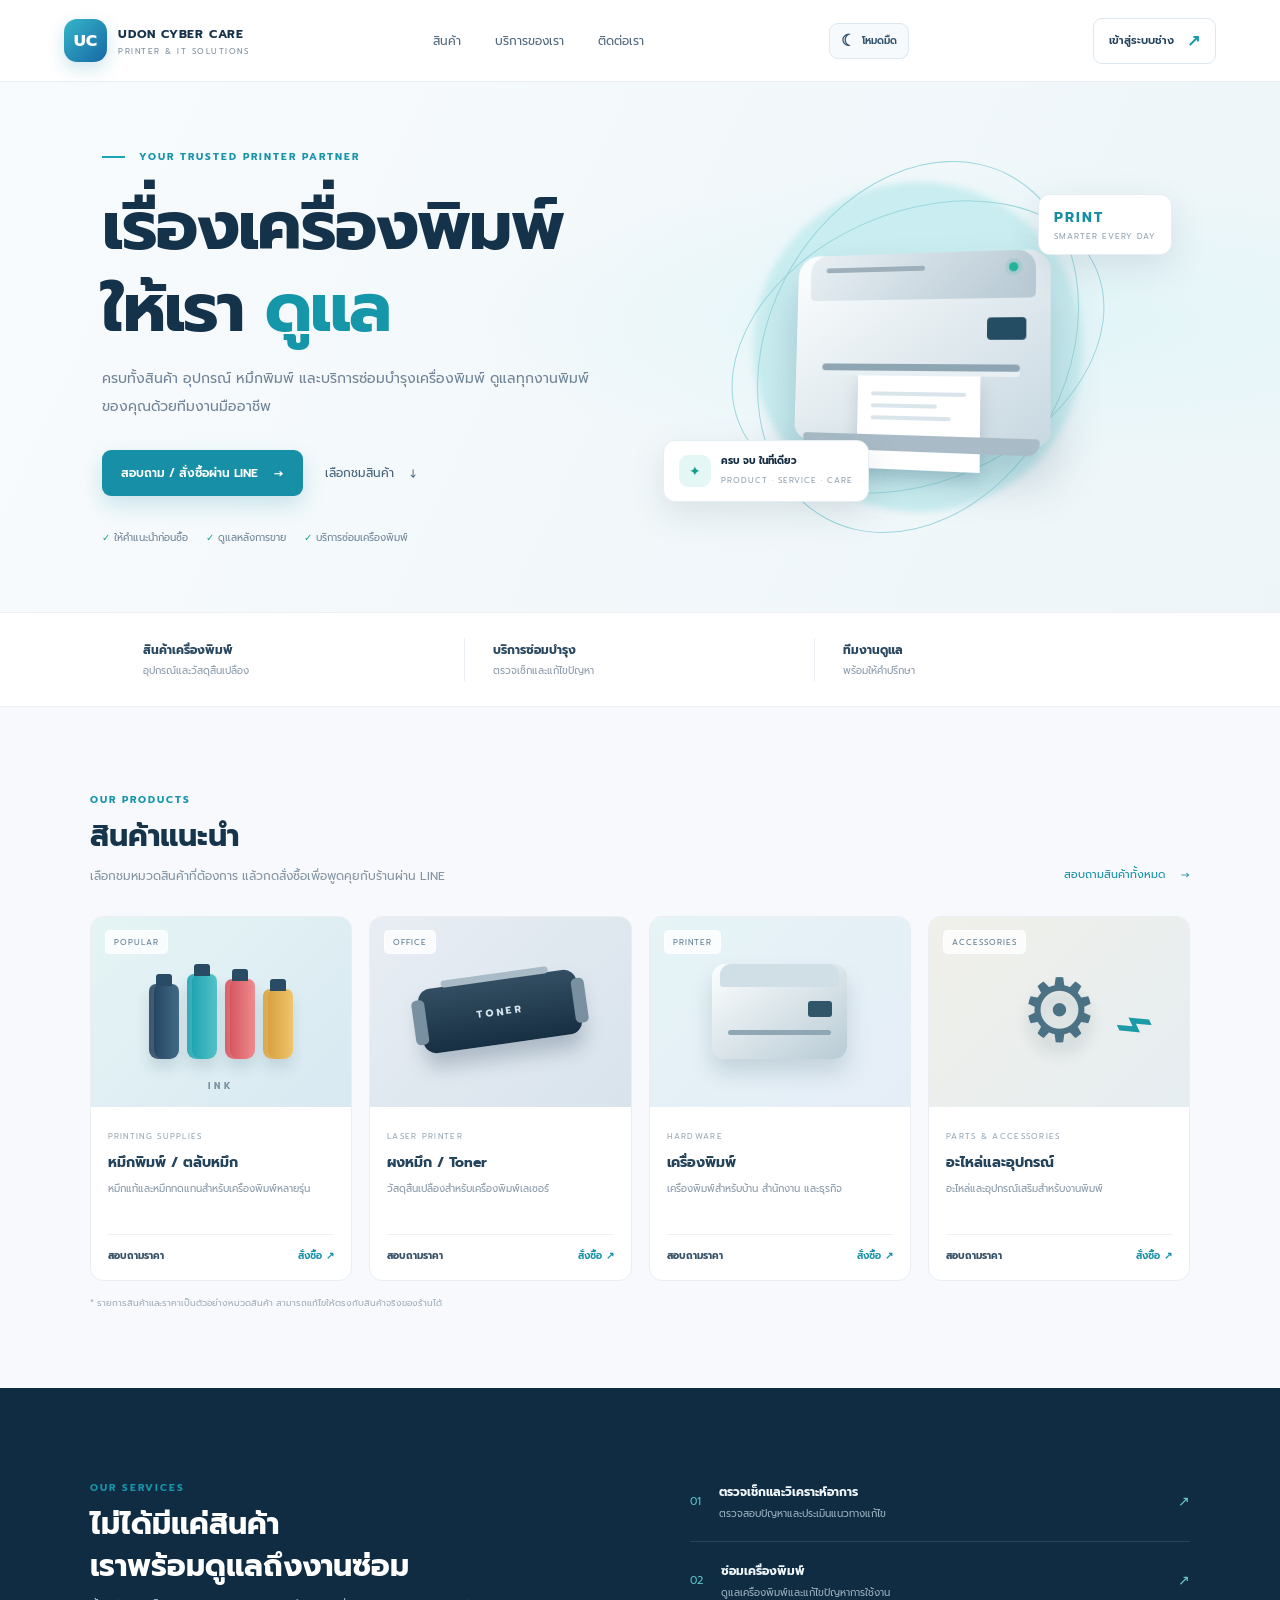
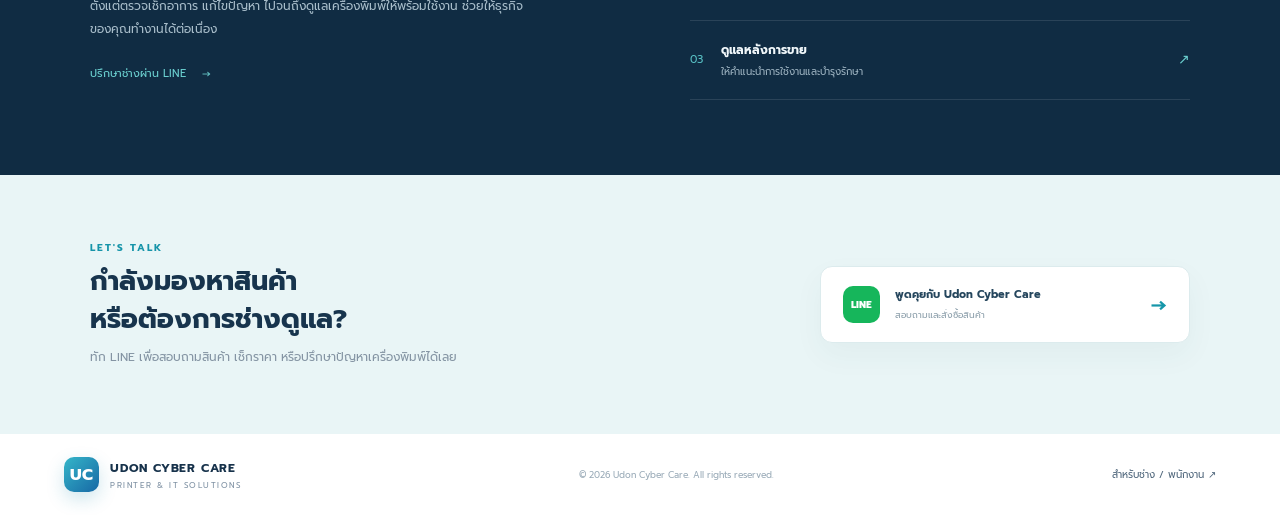
<file: index.html>
<!doctype html>
<html lang="th">
<head>
  <meta charset="utf-8"><meta name="viewport" content="width=device-width,initial-scale=1">
  <meta name="theme-color" content="#10263e">
  <meta name="description" content="Udon Cyber Care จำหน่ายอุปกรณ์เครื่องพิมพ์ หมึกพิมพ์ และอะไหล่ พร้อมบริการดูแลและซ่อมเครื่องพิมพ์">
  <title>Udon Cyber Care | Printer & IT Solutions</title>
  <link rel="preconnect" href="https://fonts.googleapis.com">
  <link href="https://fonts.googleapis.com/css2?family=Prompt:wght@300;400;500;600;700;800&display=swap" rel="stylesheet">
  <link rel="stylesheet" href="style.css">
  <script src="config.js"></script>
</head>
<body class="landing-body">
  <header class="site-header">
    <a class="site-brand" href="#home" aria-label="Udon Cyber Care หน้าแรก"><span class="site-logo">UC</span><span><b>UDON CYBER CARE</b><small>PRINTER & IT SOLUTIONS</small></span></a>
    <nav class="site-nav"><a href="#products">สินค้า</a><a href="#services">บริการของเรา</a><a href="#contact">ติดต่อเรา</a></nav>
    <button class="theme-toggle" id="themeToggle" type="button" aria-label="เปลี่ยนธีม" title="เปลี่ยนธีม"><span class="theme-icon" aria-hidden="true">☾</span><span class="theme-label">โหมดมืด</span></button>
    <a class="staff-login" href="staff.html"><span>เข้าสู่ระบบช่าง</span><b aria-hidden="true">↗</b></a>
    <button class="mobile-menu" id="mobileMenu" aria-label="เปิดเมนู">☰</button>
  </header>

  <main id="home">
    <section class="hero-section">
      <div class="hero-copy">
        <div class="hero-kicker"><span></span> YOUR TRUSTED PRINTER PARTNER</div>
        <h1>เรื่องเครื่องพิมพ์<br>ให้เรา <em>ดูแล</em></h1>
        <p>ครบทั้งสินค้า อุปกรณ์ หมึกพิมพ์ และบริการซ่อมบำรุงเครื่องพิมพ์ ดูแลทุกงานพิมพ์ของคุณด้วยทีมงานมืออาชีพ</p>
        <div class="hero-actions"><a class="hero-primary line-link" href="#contact">สอบถาม / สั่งซื้อผ่าน LINE <span>→</span></a><a class="hero-secondary" href="#products">เลือกชมสินค้า <span>↓</span></a></div>
        <div class="hero-points"><span>✓ ให้คำแนะนำก่อนซื้อ</span><span>✓ ดูแลหลังการขาย</span><span>✓ บริการซ่อมเครื่องพิมพ์</span></div>
      </div>
      <div class="hero-art" aria-label="ภาพประกอบเครื่องพิมพ์">
        <div class="art-glow"></div><div class="art-ring ring-one"></div><div class="art-ring ring-two"></div>
        <div class="printer-visual"><div class="printer-top"><span></span><i></i></div><div class="printer-screen"></div><div class="printer-slot"></div><div class="printer-paper"><div></div><div></div><div></div></div><div class="printer-base"></div></div>
        <div class="floating-chip chip-top"><b>PRINT</b><small>SMARTER EVERY DAY</small></div><div class="floating-chip chip-bottom"><span>✦</span><div><b>ครบ จบ ในที่เดียว</b><small>PRODUCT · SERVICE · CARE</small></div></div>
      </div>
    </section>

    <section class="trust-strip"><div><b>สินค้าเครื่องพิมพ์</b><small>อุปกรณ์และวัสดุสิ้นเปลือง</small></div><div><b>บริการซ่อมบำรุง</b><small>ตรวจเช็กและแก้ไขปัญหา</small></div><div><b>ทีมงานดูแล</b><small>พร้อมให้คำปรึกษา</small></div></section>

    <section class="products-section" id="products">
      <div class="section-heading"><div><div class="section-kicker">OUR PRODUCTS</div><h2>สินค้าแนะนำ</h2><p>เลือกชมหมวดสินค้าที่ต้องการ แล้วกดสั่งซื้อเพื่อพูดคุยกับร้านผ่าน LINE</p></div><a class="view-all line-link" href="#contact">สอบถามสินค้าทั้งหมด <span>→</span></a></div>
      <div class="product-grid">
        <article class="product-card"><div class="product-visual ink-visual"><span class="product-tag">POPULAR</span><div class="ink-bottles"><i></i><i></i><i></i><i></i></div><b>INK</b></div><div class="product-info"><small>PRINTING SUPPLIES</small><h3>หมึกพิมพ์ / ตลับหมึก</h3><p>หมึกแท้และหมึกทดแทนสำหรับเครื่องพิมพ์หลายรุ่น</p><div class="product-bottom"><b>สอบถามราคา</b><a class="order-link line-link" data-product="หมึกพิมพ์ / ตลับหมึก" href="#contact">สั่งซื้อ ↗</a></div></div></article>
        <article class="product-card"><div class="product-visual toner-visual"><span class="product-tag">OFFICE</span><div class="toner-shape"><i></i><b>TONER</b></div></div><div class="product-info"><small>LASER PRINTER</small><h3>ผงหมึก / Toner</h3><p>วัสดุสิ้นเปลืองสำหรับเครื่องพิมพ์เลเซอร์</p><div class="product-bottom"><b>สอบถามราคา</b><a class="order-link line-link" data-product="ผงหมึก / Toner" href="#contact">สั่งซื้อ ↗</a></div></div></article>
        <article class="product-card"><div class="product-visual printer-product-visual"><span class="product-tag">PRINTER</span><div class="mini-printer"><div></div><span></span></div></div><div class="product-info"><small>HARDWARE</small><h3>เครื่องพิมพ์</h3><p>เครื่องพิมพ์สำหรับบ้าน สำนักงาน และธุรกิจ</p><div class="product-bottom"><b>สอบถามราคา</b><a class="order-link line-link" data-product="เครื่องพิมพ์" href="#contact">สั่งซื้อ ↗</a></div></div></article>
        <article class="product-card"><div class="product-visual parts-visual"><span class="product-tag">ACCESSORIES</span><div class="gear-art">⚙</div><div class="cable-art">⌁</div></div><div class="product-info"><small>PARTS & ACCESSORIES</small><h3>อะไหล่และอุปกรณ์</h3><p>อะไหล่และอุปกรณ์เสริมสำหรับงานพิมพ์</p><div class="product-bottom"><b>สอบถามราคา</b><a class="order-link line-link" data-product="อะไหล่และอุปกรณ์" href="#contact">สั่งซื้อ ↗</a></div></div></article>
      </div>
      <p class="product-note">* รายการสินค้าและราคาเป็นตัวอย่างหมวดสินค้า สามารถแก้ไขให้ตรงกับสินค้าจริงของร้านได้</p>
    </section>

    <section class="service-section" id="services"><div class="service-copy"><div class="section-kicker">OUR SERVICES</div><h2>ไม่ได้มีแค่สินค้า<br>เราพร้อมดูแลถึงงานซ่อม</h2><p>ตั้งแต่ตรวจเช็กอาการ แก้ไขปัญหา ไปจนถึงดูแลเครื่องพิมพ์ให้พร้อมใช้งาน ช่วยให้ธุรกิจของคุณทำงานได้ต่อเนื่อง</p><a class="service-cta line-link" href="#contact">ปรึกษาช่างผ่าน LINE <span>→</span></a></div><div class="service-list"><div><span>01</span><section><b>ตรวจเช็กและวิเคราะห์อาการ</b><small>ตรวจสอบปัญหาและประเมินแนวทางแก้ไข</small></section><i>↗</i></div><div><span>02</span><section><b>ซ่อมเครื่องพิมพ์</b><small>ดูแลเครื่องพิมพ์และแก้ไขปัญหาการใช้งาน</small></section><i>↗</i></div><div><span>03</span><section><b>ดูแลหลังการขาย</b><small>ให้คำแนะนำการใช้งานและบำรุงรักษา</small></section><i>↗</i></div></div></section>

    <section class="contact-section" id="contact"><div><div class="section-kicker">LET'S TALK</div><h2>กำลังมองหาสินค้า<br>หรือต้องการช่างดูแล?</h2><p>ทัก LINE เพื่อสอบถามสินค้า เช็กราคา หรือปรึกษาปัญหาเครื่องพิมพ์ได้เลย</p></div><a class="contact-line line-link" href="#contact"><span class="line-symbol">LINE</span><span><b>พูดคุยกับ Udon Cyber Care</b><small>สอบถามและสั่งซื้อสินค้า</small></span><strong>→</strong></a></section>
  </main>

  <footer class="site-footer"><a class="site-brand footer-brand" href="#home"><span class="site-logo">UC</span><span><b>UDON CYBER CARE</b><small>PRINTER & IT SOLUTIONS</small></span></a><small>© <span id="year"></span> Udon Cyber Care. All rights reserved.</small><a href="staff.html">สำหรับช่าง / พนักงาน ↗</a></footer>
  <script>
    (() => {
      const lineUrl = window.UCC_CONFIG?.LINE_URL || '';
      const themeButton = document.getElementById('themeToggle');
      const themeIcon = themeButton.querySelector('.theme-icon');
      const themeLabel = themeButton.querySelector('.theme-label');
      const applyTheme = theme => {
        document.body.dataset.theme = theme;
        const dark = theme === 'dark';
        themeIcon.textContent = dark ? '☀' : '☾';
        themeLabel.textContent = dark ? 'โหมดสว่าง' : 'โหมดมืด';
        themeButton.setAttribute('aria-label', dark ? 'เปลี่ยนเป็นโหมดสว่าง' : 'เปลี่ยนเป็นโหมดมืด');
        document.querySelector('meta[name=theme-color]')?.setAttribute('content', dark ? '#101c2b' : '#f7f9fc');
      };
      let savedTheme = 'light';
      try { savedTheme = localStorage.getItem('ucc-theme') || 'light'; } catch (_) {}
      applyTheme(savedTheme);
      themeButton.addEventListener('click', () => {
        const next = document.body.dataset.theme === 'dark' ? 'light' : 'dark';
        applyTheme(next);
        try { localStorage.setItem('ucc-theme', next); } catch (_) {}
      });
      const fallback = 'https://line.me/';
      document.querySelectorAll('.line-link').forEach(link => {
        const product = link.dataset.product;
        const base = lineUrl.trim() || fallback;
        link.href = product && lineUrl.trim() ? `${base}${base.includes('?') ? '&' : '?'}text=${encodeURIComponent('สนใจสั่งซื้อ: ' + product)}` : base;
        link.target = '_blank'; link.rel = 'noopener noreferrer';
      });
      document.getElementById('year').textContent = new Date().getFullYear();
      const menu = document.getElementById('mobileMenu');
      menu.addEventListener('click', () => document.querySelector('.site-nav').classList.toggle('nav-open'));
      document.querySelectorAll('.site-nav a').forEach(a => a.addEventListener('click', () => document.querySelector('.site-nav').classList.remove('nav-open')));
    })();
  </script>
</body>
</html>
</file>
<file: style.css>
*{box-sizing:border-box}body{margin:0;background:#f4f7fb;color:#1a2b3d;font:14px Prompt,sans-serif}button,input,select,textarea{font:inherit}.hidden{display:none!important}.login-shell{min-height:100vh;display:grid;place-items:center;padding:20px;background:radial-gradient(circle at 20% 15%,#285e8a,#10263e 55%,#0b1b2d)}.login-card{width:min(410px,100%);background:white;border-radius:18px;padding:35px;box-shadow:0 25px 90px #07182c66}.logo,.brand-icon{background:linear-gradient(135deg,#43a6eb,#1b5fa6);color:#fff;font-weight:700;display:grid;place-items:center}.logo{width:54px;height:54px;border-radius:15px;font-size:20px;margin-bottom:22px}.eyebrow{color:#3487c7;font-size:10px;letter-spacing:1.8px;font-weight:600}.login-card h1{font-size:23px;margin:5px 0}.muted,.login-card small{color:#8a98a7;font-size:11px}.login-card form{margin:24px 0 14px;display:grid;gap:13px}.login-card label,.form-grid label{display:grid;gap:6px;font-size:11px;color:#60758a}.login-card input,.form-grid input,.form-grid select,.form-grid textarea,.toolbar input,.toolbar select{padding:11px;border:1px solid #dce5ed;border-radius:8px;background:white;outline:none;color:#263f56}.btn{border:0;border-radius:8px;padding:10px 15px;cursor:pointer;font-size:12px;font-weight:500}.primary{background:#247bc5;color:white}.secondary{background:#edf3f8;color:#45617a;border:1px solid #dce5ed}.full{width:100%;padding:12px}.error{color:#c64d4d;font-size:11px;min-height:18px}.app{min-height:100vh}.sidebar{position:fixed;inset:0 auto 0 0;width:245px;background:#10263e;color:#dce7f2;padding:23px 15px;display:flex;flex-direction:column;z-index:5}.brand{display:flex;align-items:center;gap:10px;padding:0 8px 30px}.brand-icon{width:41px;height:41px;border-radius:12px}.brand b{display:block;font-size:12px;color:white}.brand small{color:#91a7bc;font-size:9px;letter-spacing:1.4px}.side-label{font-size:10px;color:#7991a9;letter-spacing:1.5px;padding:10px}.nav{display:block;text-align:left;width:100%;border:0;background:none;color:#b8c9d9;padding:12px;border-radius:8px;margin:2px 0;cursor:pointer;font-size:12px}.nav:hover,.nav.active{background:#203f5e;color:white}.nav em{float:right;font-style:normal;background:#315b7d;border-radius:20px;padding:1px 8px}.sidebar-bottom{margin-top:auto;border-top:1px solid #29415a;padding:16px 5px 0;display:flex;align-items:center;gap:8px;font-size:11px}.sidebar-bottom small{display:block;color:#91a7bc}.online{width:8px;height:8px;border-radius:50%;background:#31c48d}.logout{margin-left:auto;border:1px solid #476078;background:none;color:#dce7f2;border-radius:6px;padding:5px 8px;font-size:10px;cursor:pointer}.main{margin-left:245px}.topbar{height:70px;background:white;border-bottom:1px solid #e5ecf2;display:flex;align-items:center;padding:0 30px;justify-content:space-between}.topbar b{display:block;font-size:13px}.topbar small{font-size:10px;color:#94a1ae}.top-actions{display:flex;align-items:center;gap:14px}.secure{font-size:10px;color:#17855e}.avatar{background:#e4f2ff;color:#2876b5;border-radius:9px;padding:9px;font-size:11px;font-weight:700}.hamb{display:none}.content{max-width:1500px;margin:auto;padding:28px 30px}.page{display:none}.page.active{display:block}.page-head{display:flex;justify-content:space-between;align-items:center;margin-bottom:22px}.page-head h1{font-size:24px;margin:3px 0}.page-head p,.panel p{font-size:11px;color:#8997a5}.stats{display:grid;grid-template-columns:repeat(4,1fr);gap:13px;margin-bottom:17px}.stat,.panel{background:white;border:1px solid #e6edf3;border-radius:12px;padding:17px}.stat small{color:#8291a1;font-size:11px}.stat strong{display:block;font-size:26px;margin-top:7px}.panel-head{display:flex;justify-content:space-between;align-items:center;margin-bottom:13px}.panel h3{font-size:14px;margin:0 0 3px}.text-btn{border:0;background:none;color:#247bc5;cursor:pointer;font-size:11px}.table-wrap{overflow:auto}table{width:100%;border-collapse:collapse;white-space:nowrap}th{text-align:left;padding:11px;background:#f8fafc;color:#8997a5;font-size:10px;font-weight:500}td{padding:12px;border-bottom:1px solid #eef2f5;font-size:11px;color:#42576b}.id{color:#2679bf;font-weight:600}.toolbar{display:flex;gap:9px;margin-bottom:13px}.toolbar input{width:min(430px,100%);font-size:11px}.toolbar select{font-size:11px}.status{padding:4px 8px;border-radius:30px;background:#edf4fc;color:#3975b5;font-size:10px}.s-รออะไหล่,.s-รออนุมัติราคา{background:#fff4e5;color:#bd7a20}.s-กำลังซ่อม,.s-กำลังตรวจสอบ{background:#eaf5ff;color:#2479bd}.s-รอรับเครื่อง,.s-ส่งมอบแล้ว{background:#e9f7f1;color:#16815e}.s-ยกเลิก{background:#fff0f0;color:#bc4e4e}.action{border:0;background:#eef5fb;color:#2678ba;border-radius:6px;padding:5px 8px;font-size:10px;cursor:pointer;margin-right:3px}.backdrop{position:fixed;inset:0;background:#10263eaa;display:none;align-items:center;justify-content:center;padding:18px;z-index:20}.backdrop.show{display:flex}.modal{background:white;width:min(700px,100%);max-height:90vh;overflow:auto;border-radius:14px;padding:22px}.modal-head{display:flex;justify-content:space-between;align-items:center;margin-bottom:18px}.modal h2{font-size:18px;margin:0}.close{border:0;background:#f0f3f6;border-radius:8px;width:32px;height:32px;font-size:20px;cursor:pointer}.form-grid{display:grid;grid-template-columns:1fr 1fr;gap:13px;margin:14px 0}.form-grid .wide{grid-column:1/-1}.form-grid input,.form-grid select,.form-grid textarea{width:100%;font-size:11px}.modal-actions{display:flex;justify-content:flex-end;gap:8px;margin-top:18px}.toast{position:fixed;right:20px;bottom:20px;background:#163a59;color:white;padding:12px 17px;border-radius:8px;opacity:0;transition:.2s;z-index:40;font-size:11px}.toast.show{opacity:1}.empty{padding:30px;text-align:center;color:#9aa7b4}.hint{background:#f2f8fd;color:#54738f;padding:10px;border-radius:8px;font-size:10px;margin:10px 0}@media(max-width:900px){.stats{grid-template-columns:repeat(2,1fr)}.content{padding:22px 17px}}@media(max-width:680px){.sidebar{transform:translateX(-100%);transition:.2s}.sidebar.open{transform:translateX(0)}.main{margin-left:0}.hamb{display:block;border:0;background:#edf4fa;border-radius:7px;padding:8px;margin-right:12px}.topbar{padding:0 14px;justify-content:flex-start}.top-actions{margin-left:auto}.secure{display:none}.content{padding:19px 12px}.page-head{align-items:flex-start;gap:12px;flex-direction:column}.page-head .btn{width:100%}.stats{gap:8px}.stat{padding:13px}.stat strong{font-size:22px}.form-grid{grid-template-columns:1fr}.form-grid .wide{grid-column:auto}.toolbar{flex-wrap:wrap}.toolbar input,.toolbar select{width:100%}}@media print{.sidebar,.topbar,.no-print{display:none!important}.main{margin:0}.content{padding:0}.panel{border:0}}
/* Public storefront landing page */
.landing-body{background:#f7f9fc;color:#152c42}.site-header{height:82px;padding:0 max(5vw,24px);display:flex;align-items:center;justify-content:space-between;background:#fff;border-bottom:1px solid #e9eef3;position:sticky;top:0;z-index:10}.site-brand{display:flex;align-items:center;gap:11px;text-decoration:none;color:#17324b}.site-logo{width:43px;height:43px;border-radius:13px;background:linear-gradient(135deg,#35b6c9,#1768a5);color:white;display:grid;place-items:center;font-weight:800;font-size:16px;box-shadow:0 7px 18px #1888aa35}.site-brand b{display:block;font-size:12px;letter-spacing:.8px}.site-brand small{display:block;color:#8193a5;font-size:8px;letter-spacing:1.5px;margin-top:2px}.site-nav{display:flex;gap:34px}.site-nav a,.site-footer>a:last-child{color:#50677c;text-decoration:none;font-size:12px}.site-nav a:hover,.site-footer>a:last-child:hover{color:#168da9}.staff-login{display:flex;align-items:center;gap:13px;padding:10px 15px;border:1px solid #dce7ef;border-radius:9px;color:#23425b;text-decoration:none;font-size:11px;font-weight:600}.staff-login b{color:#1599ae;font-size:16px}.mobile-menu{display:none}.hero-section{min-height:530px;padding:65px max(8vw,28px);display:grid;grid-template-columns:1fr 1fr;align-items:center;gap:35px;background:radial-gradient(ellipse at 80% 45%,#e1f5f8 0,transparent 38%),linear-gradient(115deg,#f8fbfd,#edf5f8)}.hero-copy{max-width:580px}.hero-kicker,.section-kicker{font-size:10px;font-weight:700;letter-spacing:2px;color:#1694a9}.hero-kicker span{display:inline-block;width:23px;height:2px;background:#1ba4b5;vertical-align:middle;margin-right:9px}.hero-copy h1{font-size:clamp(43px,5.3vw,70px);line-height:1.2;letter-spacing:-1.8px;margin:22px 0 16px;color:#15324b}.hero-copy h1 em{font-style:normal;color:#1596a9}.hero-copy>p{font-size:14px;line-height:2;color:#708397;max-width:490px}.hero-actions{display:flex;align-items:center;gap:22px;margin-top:29px}.hero-primary{background:#168fa7;color:#fff!important;border-radius:9px;padding:14px 19px;text-decoration:none;font-size:12px;font-weight:600;box-shadow:0 9px 22px #168fa733}.hero-primary span,.hero-secondary span,.view-all span,.service-cta span{margin-left:12px}.hero-secondary{font-size:12px;color:#426078;text-decoration:none}.hero-points{display:flex;flex-wrap:wrap;gap:18px;margin-top:34px;color:#718699;font-size:10px}.hero-points span:first-letter{color:#1ba38b}.hero-art{height:390px;position:relative;display:grid;place-items:center}.art-glow{position:absolute;width:330px;height:330px;border-radius:50%;background:#c9edf0;filter:blur(3px)}.art-ring{position:absolute;border:1px solid #9bd7dc;border-radius:50%}.ring-one{width:390px;height:270px;transform:rotate(-24deg)}.ring-two{width:300px;height:390px;transform:rotate(28deg)}.printer-visual{position:relative;width:260px;height:190px;background:linear-gradient(145deg,#fdfefe,#c8d8e1);border-radius:22px 22px 16px 16px;box-shadow:0 30px 45px #214c6540;transform:perspective(650px) rotateY(-13deg) rotateX(4deg);z-index:2}.printer-top{position:absolute;top:0;left:14px;right:14px;height:47px;background:linear-gradient(135deg,#e9f0f4,#b6c8d3);border-radius:18px 18px 5px 5px}.printer-top span{position:absolute;left:17px;top:13px;width:105px;height:5px;border-radius:5px;background:#9dafba}.printer-top i{position:absolute;right:17px;top:12px;width:9px;height:9px;border-radius:50%;background:#21b69a;box-shadow:0 0 0 4px #21b69a22}.printer-screen{position:absolute;right:23px;top:66px;width:38px;height:22px;background:#244c62;border-radius:4px}.printer-slot{position:absolute;left:29px;right:29px;top:112px;height:7px;border-radius:5px;background:#8ea6b4;box-shadow:0 5px 0 #e9f0f3}.printer-paper{position:absolute;left:68px;top:123px;width:125px;height:94px;background:#fff;box-shadow:0 8px 15px #163e572b;padding:17px 14px;z-index:-1}.printer-paper div{height:4px;background:#d9e5eb;margin-bottom:8px;border-radius:3px}.printer-paper div:nth-child(2){width:70%}.printer-paper div:nth-child(3){width:85%}.printer-base{position:absolute;bottom:-9px;left:10px;right:10px;height:16px;background:#a8bbc6;border-radius:4px 4px 13px 13px}.floating-chip{position:absolute;z-index:3;background:#fff;border:1px solid #e5eef2;border-radius:12px;box-shadow:0 12px 35px #254e6220;padding:12px 15px}.chip-top{top:42px;right:1%;display:grid;gap:2px}.chip-top b{font-size:14px;letter-spacing:2px;color:#178ea3}.floating-chip small{font-size:8px;color:#94a5b3;letter-spacing:1px}.chip-bottom{bottom:40px;left:1%;display:flex;gap:10px;align-items:center}.chip-bottom>span{width:32px;height:32px;border-radius:9px;background:#e4f7f5;color:#159c8a;display:grid;place-items:center}.chip-bottom b{font-size:10px;display:block}.trust-strip{background:#fff;display:grid;grid-template-columns:repeat(3,1fr);padding:25px 9%;border-top:1px solid #edf1f4;border-bottom:1px solid #edf1f4}.trust-strip>div{padding:3px 28px;border-right:1px solid #e8eef2}.trust-strip>div:last-child{border:0}.trust-strip b{display:block;font-size:12px;color:#29475e}.trust-strip small{display:block;color:#8b9bab;font-size:10px;margin-top:4px}.products-section{padding:85px max(7vw,24px) 78px}.section-heading{display:flex;justify-content:space-between;align-items:end;margin-bottom:28px}.section-heading h2,.service-copy h2,.contact-section h2{font-size:30px;line-height:1.4;margin:8px 0;color:#17344d}.section-heading p,.service-copy>p,.contact-section p{font-size:12px;color:#8494a3;margin:0;line-height:1.9}.view-all{font-size:11px;color:#168fa7;text-decoration:none;padding-bottom:5px}.product-grid{display:grid;grid-template-columns:repeat(4,1fr);gap:17px}.product-card{background:white;border:1px solid #e8eef2;border-radius:13px;overflow:hidden;transition:.2s}.product-card:hover{transform:translateY(-5px);box-shadow:0 14px 30px #1e496014}.product-visual{height:190px;position:relative;display:grid;place-items:center;overflow:hidden}.product-tag{position:absolute;left:14px;top:13px;background:#ffffffc9;color:#648094;border:1px solid #ffffffa8;padding:5px 8px;border-radius:5px;font-size:8px;letter-spacing:1px}.ink-visual{background:linear-gradient(135deg,#e5f4f4,#d8e9f2)}.ink-bottles{display:flex;gap:8px;align-items:end;height:94px}.ink-bottles i{width:30px;height:75px;border-radius:7px 7px 9px 9px;background:linear-gradient(90deg,#203f5b,#426b87);box-shadow:inset 5px 0 #ffffff20,0 9px 14px #24455b24;position:relative}.ink-bottles i:before{content:"";position:absolute;top:-10px;left:7px;width:16px;height:12px;border-radius:3px 3px 0 0;background:#294b64}.ink-bottles i:nth-child(2){height:85px;background:linear-gradient(90deg,#159eae,#55c2c7)}.ink-bottles i:nth-child(3){height:80px;background:linear-gradient(90deg,#d04b58,#ef8b8e)}.ink-bottles i:nth-child(4){height:70px;background:linear-gradient(90deg,#d49a36,#efc56d)}.ink-visual>b{position:absolute;bottom:14px;font-size:9px;letter-spacing:4px;color:#7893a3}.toner-visual{background:linear-gradient(135deg,#e8edf3,#d8e3ec)}.toner-shape{width:160px;height:65px;border-radius:13px;background:linear-gradient(180deg,#334e62,#172f43);box-shadow:0 14px 19px #17354a40;transform:rotate(-8deg);display:grid;place-items:center;color:#d6e4ec;letter-spacing:3px;font-size:10px}.toner-shape:before,.toner-shape:after{content:"";position:absolute;top:10px;width:13px;height:45px;background:#78909f;border-radius:5px}.toner-shape:before{left:-7px}.toner-shape:after{right:-7px}.toner-shape i{position:absolute;top:-6px;left:25px;width:108px;height:7px;background:#a8bbc6;border-radius:5px}.printer-product-visual{background:linear-gradient(135deg,#e6f4f6,#e5edf7)}.mini-printer{width:135px;height:95px;background:linear-gradient(145deg,#fdfefe,#b8cbd5);border-radius:13px;box-shadow:0 14px 22px #34596b30;position:relative}.mini-printer:before{content:"";position:absolute;left:8px;right:8px;top:0;height:23px;border-radius:11px 11px 3px 3px;background:#d0dfe6}.mini-printer div{position:absolute;right:15px;top:37px;width:24px;height:16px;background:#31566a;border-radius:3px}.mini-printer span{position:absolute;left:16px;right:16px;bottom:24px;height:5px;background:#8fa7b4;border-radius:5px}.parts-visual{background:linear-gradient(135deg,#f0f0e9,#e6edf1)}.gear-art{font-size:88px;color:#4b7184;text-shadow:0 12px 16px #29495b30}.cable-art{position:absolute;right:36px;bottom:35px;font-size:65px;color:#1b9aa7;transform:rotate(-25deg)}.product-info{padding:17px}.product-info>small{font-size:8px;letter-spacing:1.3px;color:#9aabb8}.product-info h3{font-size:14px;margin:7px 0;color:#24445c}.product-info p{font-size:10px;line-height:1.8;color:#8899a8;min-height:37px;margin:0}.product-bottom{display:flex;align-items:center;justify-content:space-between;margin-top:17px;padding-top:13px;border-top:1px solid #edf1f4}.product-bottom>b{font-size:10px;color:#36536a}.order-link{font-size:10px;font-weight:600;text-decoration:none;color:#168fa7}.product-note{font-size:9px;color:#a0acb7;margin:15px 0 0}.service-section{padding:75px max(7vw,24px);background:#102c43;color:white;display:grid;grid-template-columns:1fr 1fr;gap:9%;align-items:center}.service-copy h2{color:#fff}.service-copy>p{color:#a8bdca;max-width:440px}.service-cta{display:inline-block;margin-top:24px;color:#6bd0d0;text-decoration:none;font-size:11px}.service-list>div{display:flex;align-items:center;gap:18px;padding:20px 0;border-bottom:1px solid #ffffff1c}.service-list>div>span{font-size:11px;color:#58c1c5}.service-list section{flex:1}.service-list b{display:block;font-size:12px;color:#f0f7fa}.service-list small{display:block;color:#9bb1bf;font-size:10px;margin-top:5px}.service-list i{font-style:normal;color:#6bd0d0}.contact-section{padding:65px max(7vw,24px);display:flex;align-items:center;justify-content:space-between;gap:30px;background:#e9f5f6}.contact-section h2{font-size:27px}.contact-line{display:flex;align-items:center;gap:15px;padding:19px 22px;background:#fff;border:1px solid #dcebed;border-radius:12px;text-decoration:none;color:#25465d;min-width:min(370px,100%);box-shadow:0 12px 30px #244b5d0c}.line-symbol{background:#16b65b;color:white;border-radius:10px;padding:11px 8px;font-size:10px;font-weight:800}.contact-line b,.contact-line small{display:block}.contact-line b{font-size:11px}.contact-line small{font-size:9px;color:#8b9eaa;margin-top:5px}.contact-line strong{margin-left:auto;color:#1596a9;font-size:20px}.site-footer{padding:23px max(5vw,24px);display:flex;align-items:center;justify-content:space-between;background:#fff}.footer-brand .site-logo{width:35px;height:35px;border-radius:10px}.site-footer>small{font-size:9px;color:#9aabb8}.site-footer>a:last-child{font-size:10px}
@media(max-width:900px){.hero-section{padding:50px 5vw;gap:5px}.hero-art{transform:scale(.85)}.product-grid{grid-template-columns:repeat(2,1fr)}.service-section{gap:35px}.trust-strip{padding:22px 4%}}
@media(max-width:650px){.site-header{height:68px;padding:0 17px}.site-brand b{font-size:10px}.site-logo{width:38px;height:38px}.site-nav{display:none;position:absolute;top:68px;left:0;right:0;padding:17px 22px;background:white;border-bottom:1px solid #e7eef2;flex-direction:column;gap:17px}.site-nav.nav-open{display:flex}.staff-login{margin-left:auto;margin-right:10px;padding:9px 10px;font-size:9px}.mobile-menu{display:block;border:1px solid #e2eaf0;background:#fff;border-radius:8px;padding:8px 10px;color:#31536a}.hero-section{grid-template-columns:1fr;padding:48px 23px 15px}.hero-copy h1{font-size:49px}.hero-copy>p{font-size:12px}.hero-actions{gap:14px;flex-wrap:wrap}.hero-primary{padding:13px 14px;font-size:10px}.hero-points{gap:9px;font-size:9px}.hero-art{height:300px;transform:scale(.78);margin:-5px 0}.trust-strip{grid-template-columns:1fr;gap:15px;padding:22px 25px}.trust-strip>div{border:0;border-bottom:1px solid #e8eef2;padding:0 0 13px}.trust-strip>div:last-child{padding:0;border:0}.products-section{padding:55px 18px}.section-heading{align-items:flex-start;gap:13px;flex-direction:column}.section-heading h2,.service-copy h2{font-size:26px}.product-grid{gap:10px}.product-visual{height:145px}.product-info{padding:12px}.product-info h3{font-size:12px}.product-info p{font-size:9px}.product-bottom{gap:5px}.product-bottom>b,.order-link{font-size:9px}.service-section{grid-template-columns:1fr;padding:55px 22px;gap:22px}.contact-section{padding:48px 22px;flex-direction:column;align-items:flex-start}.contact-section h2{font-size:24px}.contact-line{min-width:100%;padding:15px}.site-footer{padding:20px 18px;gap:13px;flex-wrap:wrap}.site-footer>small{order:3;width:100%}}

/* Landing page theme switch */
.theme-toggle{display:inline-flex;align-items:center;gap:7px;padding:9px 11px;border:1px solid #dce7ef;border-radius:9px;background:#f6fafc;color:#34536b;font:600 10px Prompt,sans-serif;cursor:pointer;white-space:nowrap;transition:background .2s,color .2s,border-color .2s}
.theme-toggle:hover{border-color:#1596a9;color:#168fa7}.theme-icon{font-size:16px;line-height:1}
.landing-body[data-theme="dark"]{background:#101c2b;color:#dce8f2;color-scheme:dark}
.landing-body[data-theme="dark"] .site-header,.landing-body[data-theme="dark"] .site-footer{background:#142437;border-color:#263b50}
.landing-body[data-theme="dark"] .site-brand{color:#e5eff7}.landing-body[data-theme="dark"] .site-brand small{color:#8da5b9}
.landing-body[data-theme="dark"] .site-nav a,.landing-body[data-theme="dark"] .site-footer>a:last-child{color:#b7c9d8}
.landing-body[data-theme="dark"] .staff-login,.landing-body[data-theme="dark"] .theme-toggle{background:#1c3248;border-color:#38536a;color:#e0edf6}
.landing-body[data-theme="dark"] .hero-section{background:radial-gradient(ellipse at 80% 45%,#1c4553 0,transparent 40%),linear-gradient(115deg,#142538,#172d40)}
.landing-body[data-theme="dark"] .hero-copy h1,.landing-body[data-theme="dark"] .section-heading h2,.landing-body[data-theme="dark"] .service-copy h2,.landing-body[data-theme="dark"] .contact-section h2{color:#e6f0f7}
.landing-body[data-theme="dark"] .hero-copy>p,.landing-body[data-theme="dark"] .section-heading p,.landing-body[data-theme="dark"] .service-copy>p,.landing-body[data-theme="dark"] .contact-section p{color:#a3b6c7}
.landing-body[data-theme="dark"] .hero-secondary{color:#c0d1df}.landing-body[data-theme="dark"] .hero-points{color:#a7bdcc}
.landing-body[data-theme="dark"] .art-glow{background:#205565}.landing-body[data-theme="dark"] .art-ring{border-color:#367b87}
.landing-body[data-theme="dark"] .floating-chip{background:#1c3449;border-color:#34536a}.landing-body[data-theme="dark"] .floating-chip b{color:#e0edf5}
.landing-body[data-theme="dark"] .trust-strip{background:#142437;border-color:#263b50}.landing-body[data-theme="dark"] .trust-strip>div{border-color:#2a4054}.landing-body[data-theme="dark"] .trust-strip b{color:#dce8f2}.landing-body[data-theme="dark"] .trust-strip small{color:#94aabd}
.landing-body[data-theme="dark"] .products-section{background:#101c2b}.landing-body[data-theme="dark"] .product-card{background:#192b3e;border-color:#2a4054}.landing-body[data-theme="dark"] .product-info h3,.landing-body[data-theme="dark"] .product-bottom>b{color:#e0ebf3}.landing-body[data-theme="dark"] .product-info p{color:#a3b5c4}.landing-body[data-theme="dark"] .product-info>small,.landing-body[data-theme="dark"] .product-note{color:#91a8ba}.landing-body[data-theme="dark"] .product-bottom{border-color:#30465a}
.landing-body[data-theme="dark"] .contact-section{background:#1a3548}.landing-body[data-theme="dark"] .contact-line{background:#20394d;border-color:#3a566b;color:#e3edf4}.landing-body[data-theme="dark"] .contact-line small{color:#a4bac9}.landing-body[data-theme="dark"] .site-footer>small{color:#8fa6b8}
@media(max-width:650px){.landing-body[data-theme="dark"] .site-nav{background:#142437;border-color:#263b50}.landing-body[data-theme="dark"] .mobile-menu{background:#1c3248;border-color:#38536a;color:#e0edf6}.theme-toggle{padding:8px 9px}.theme-label{display:none}}
</file>
